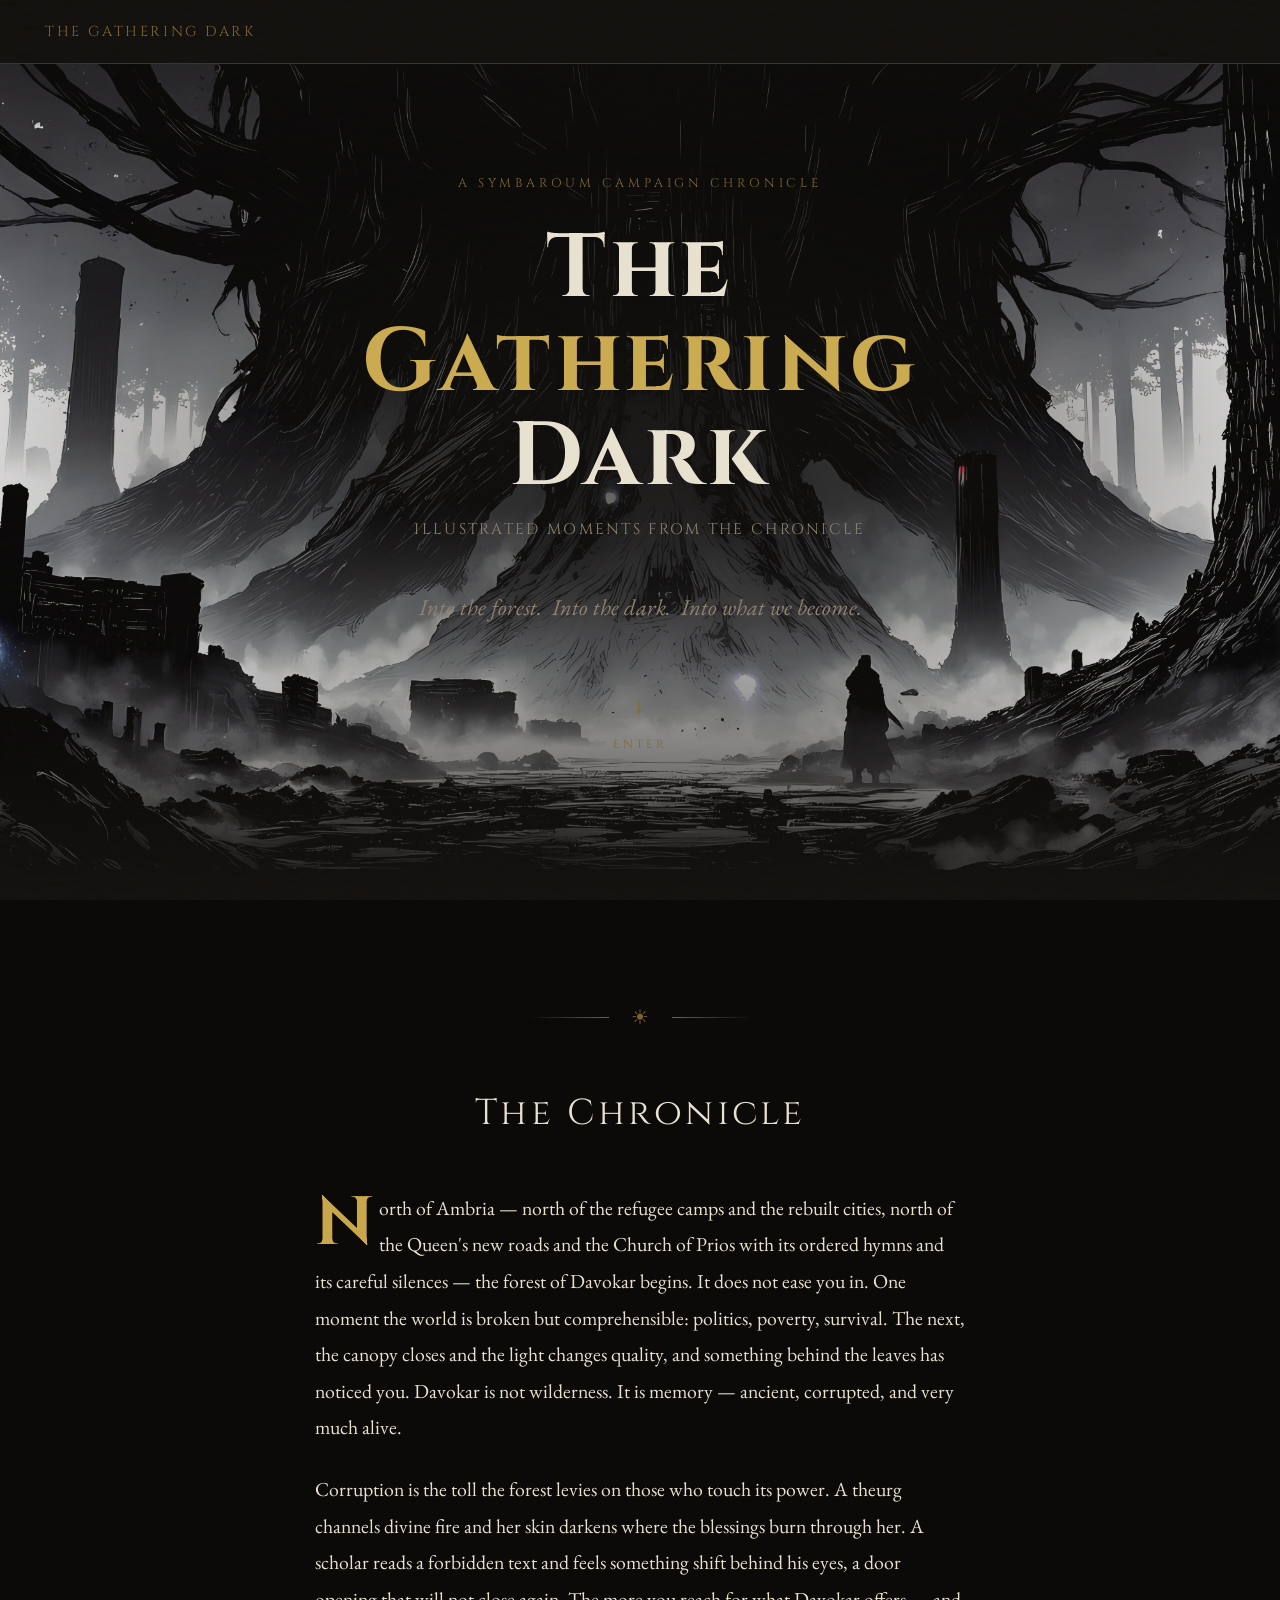
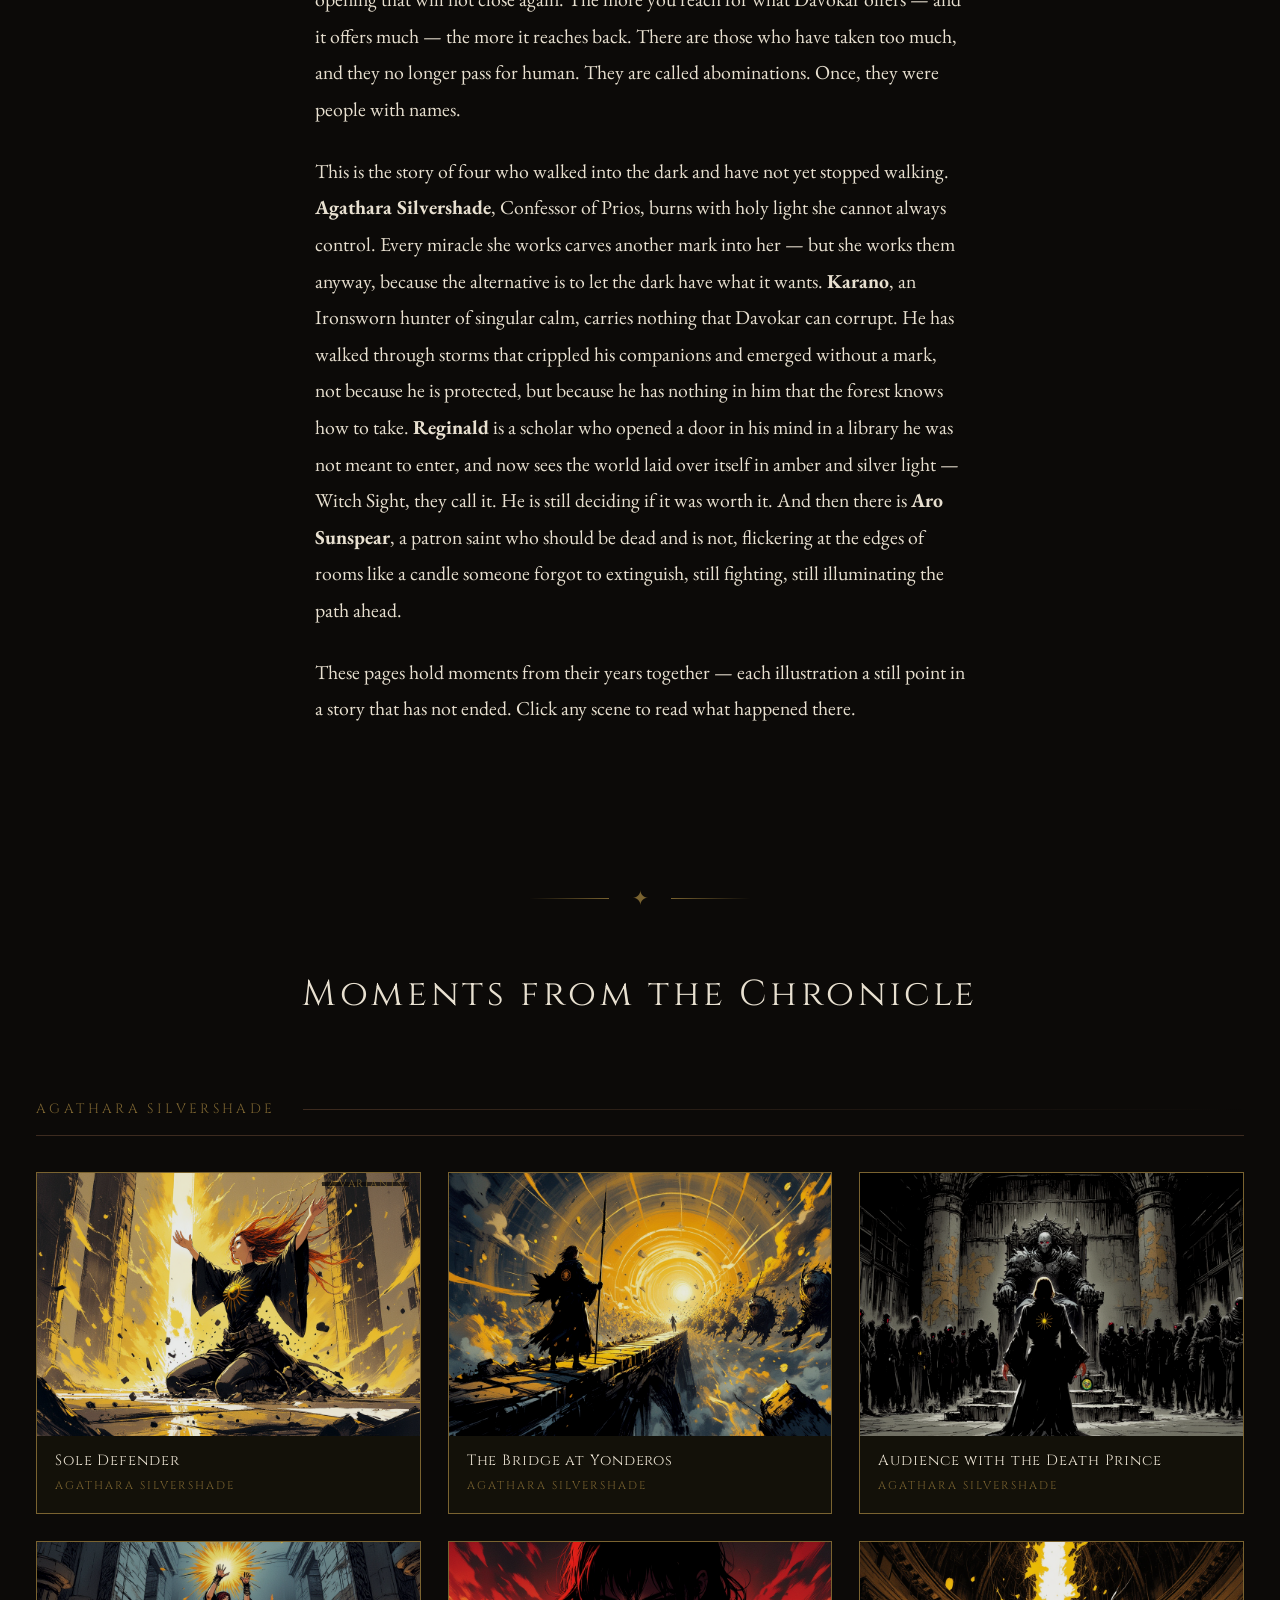
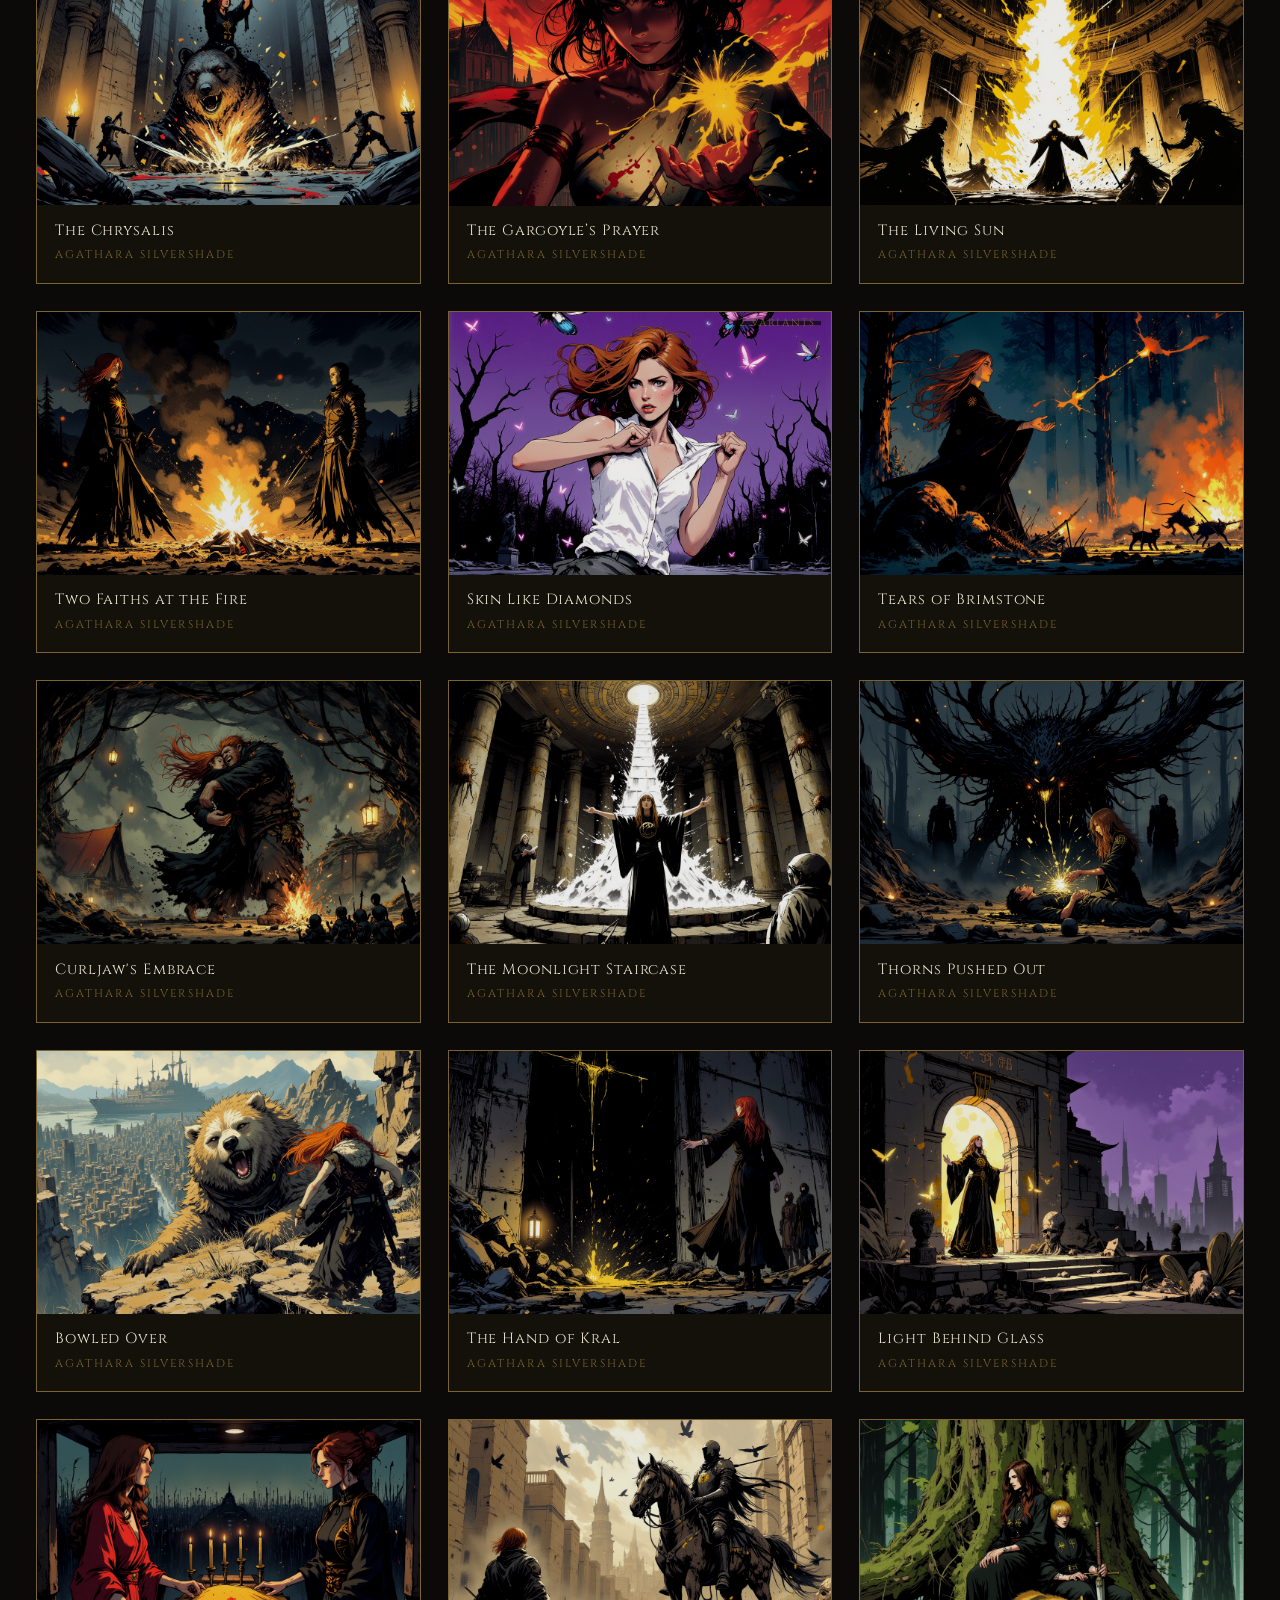
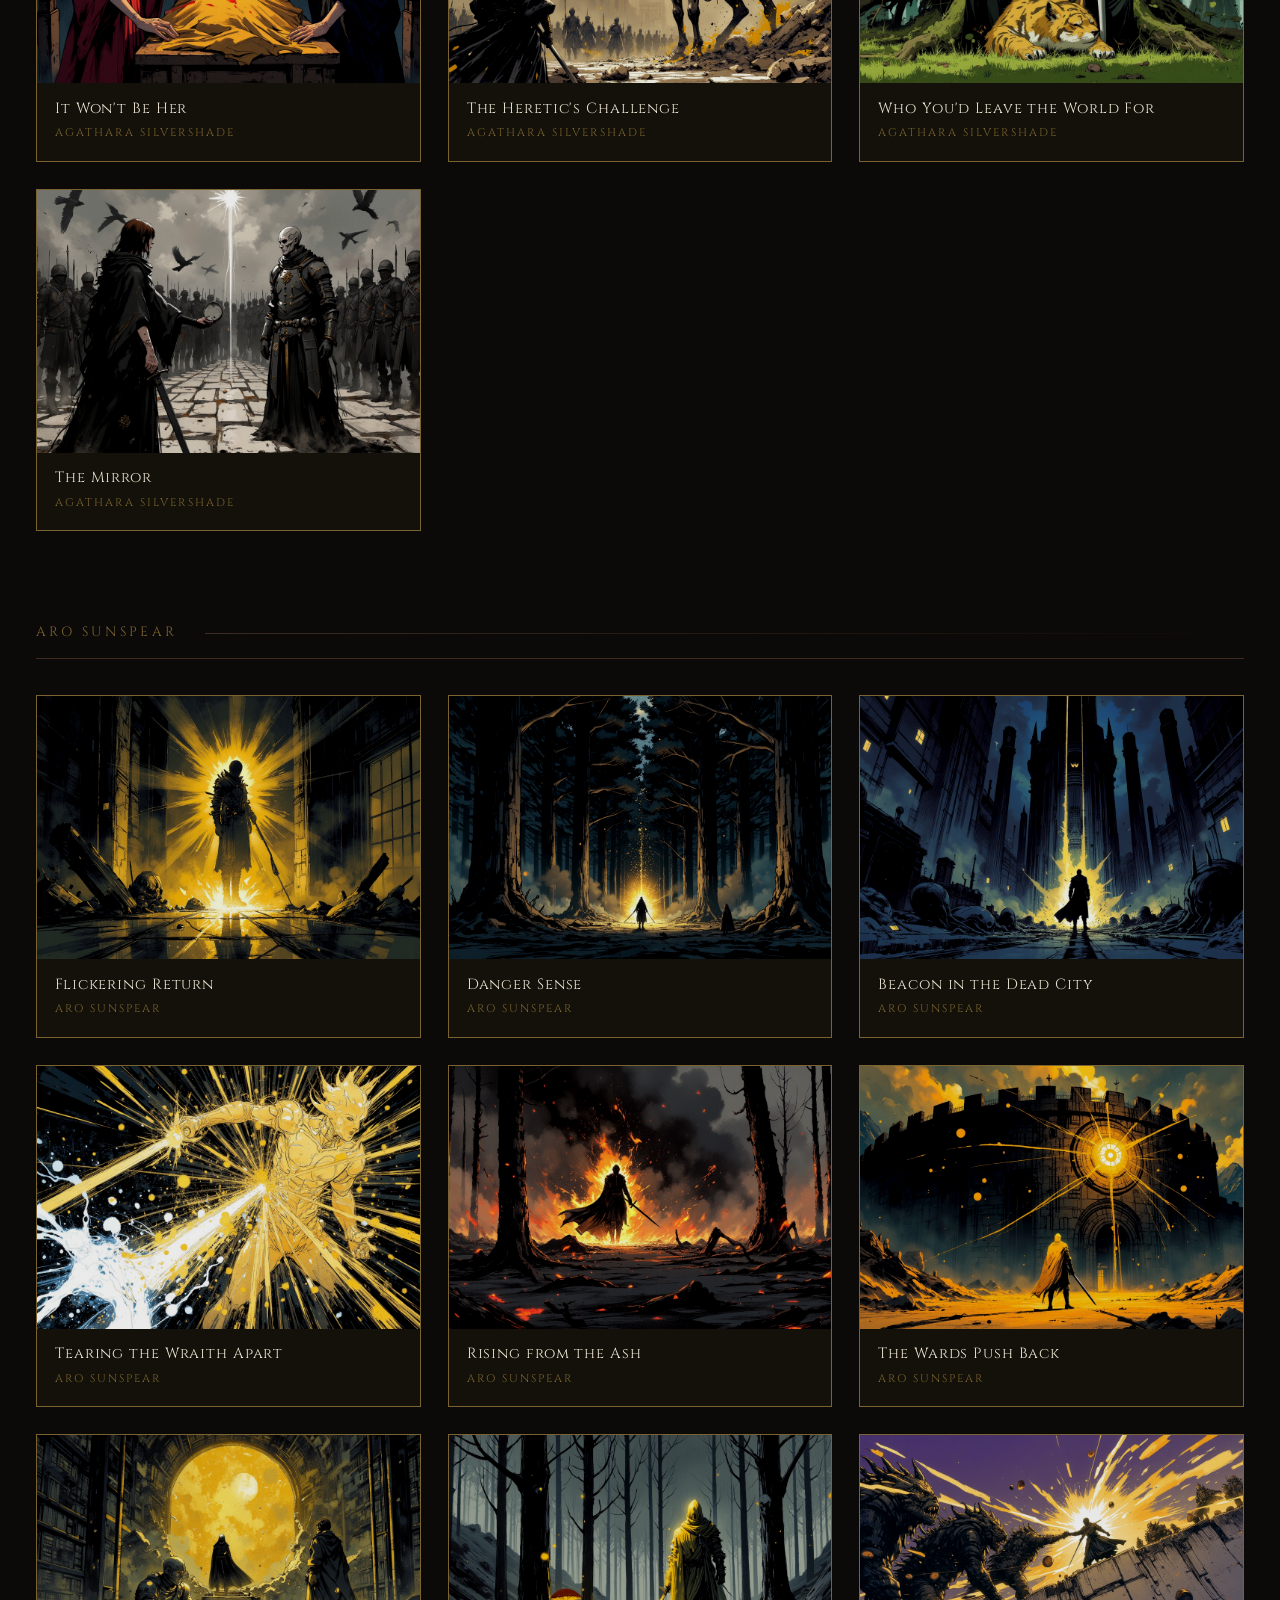
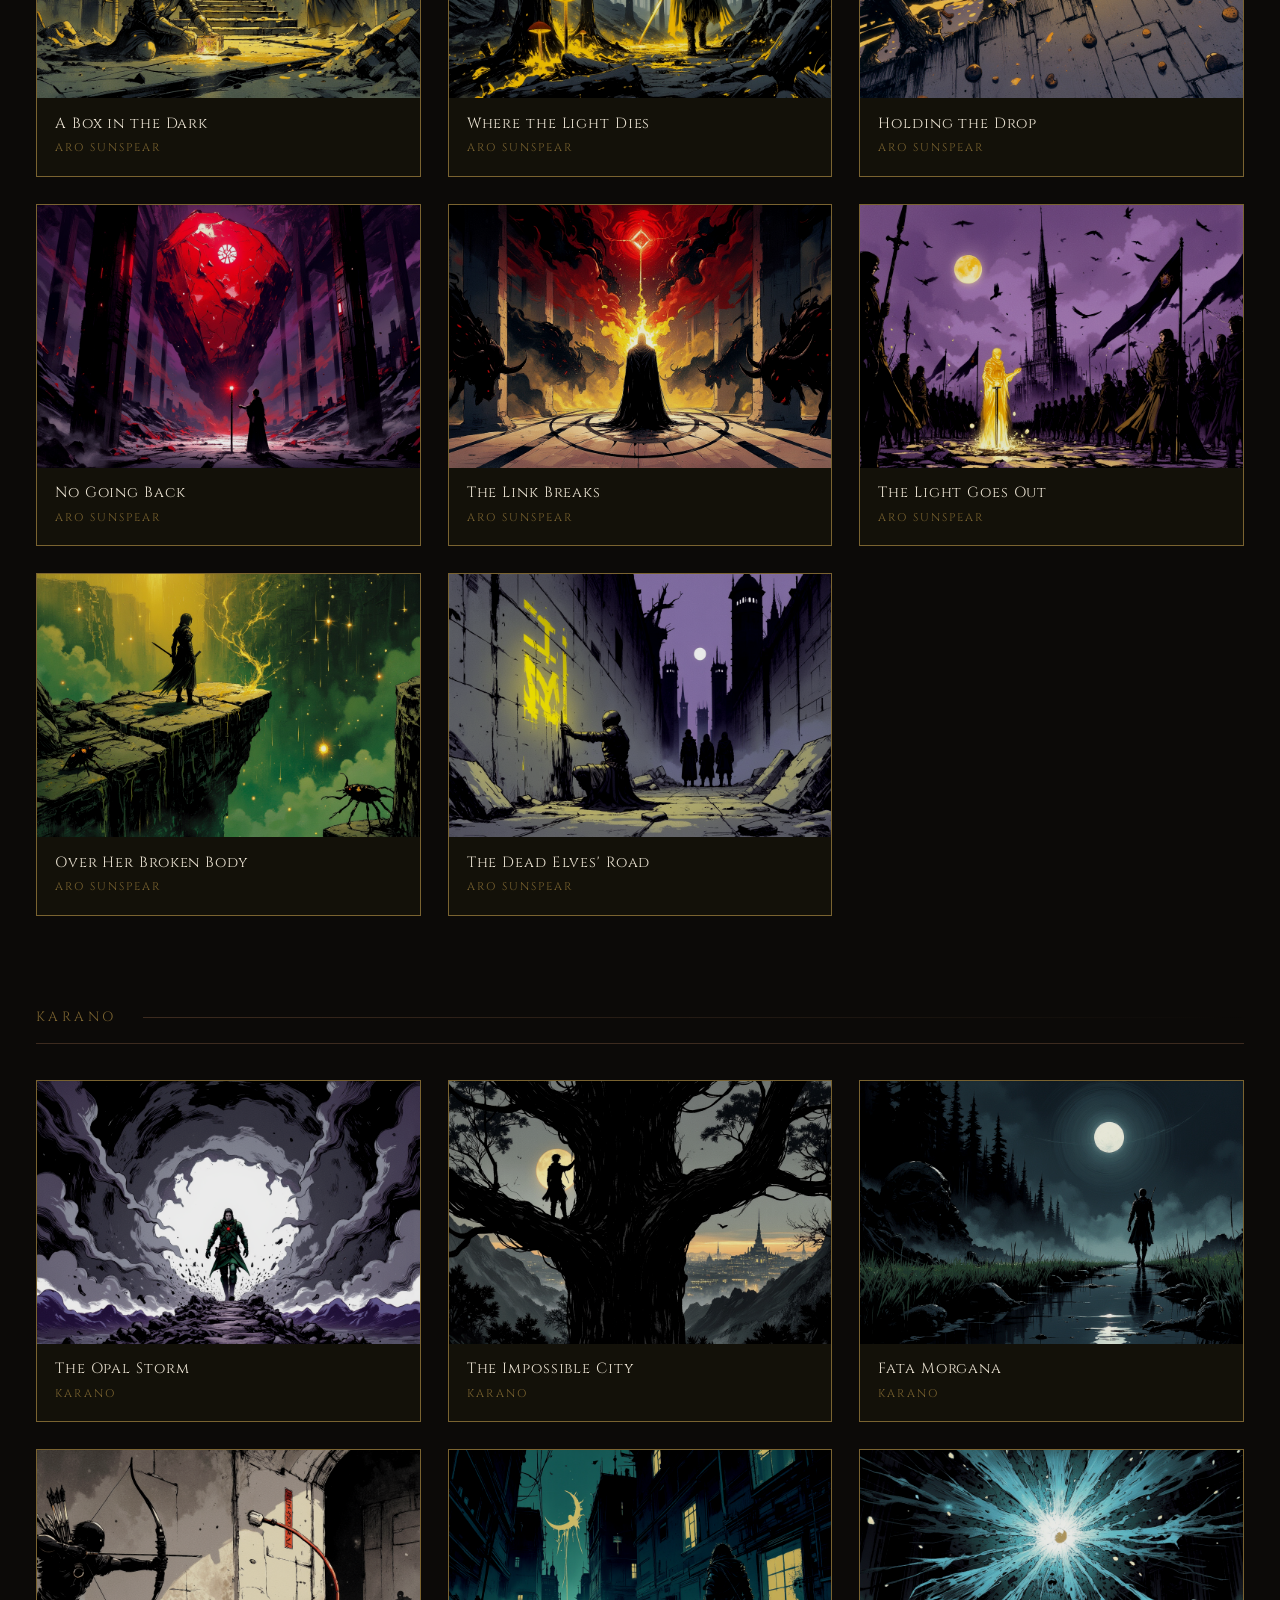
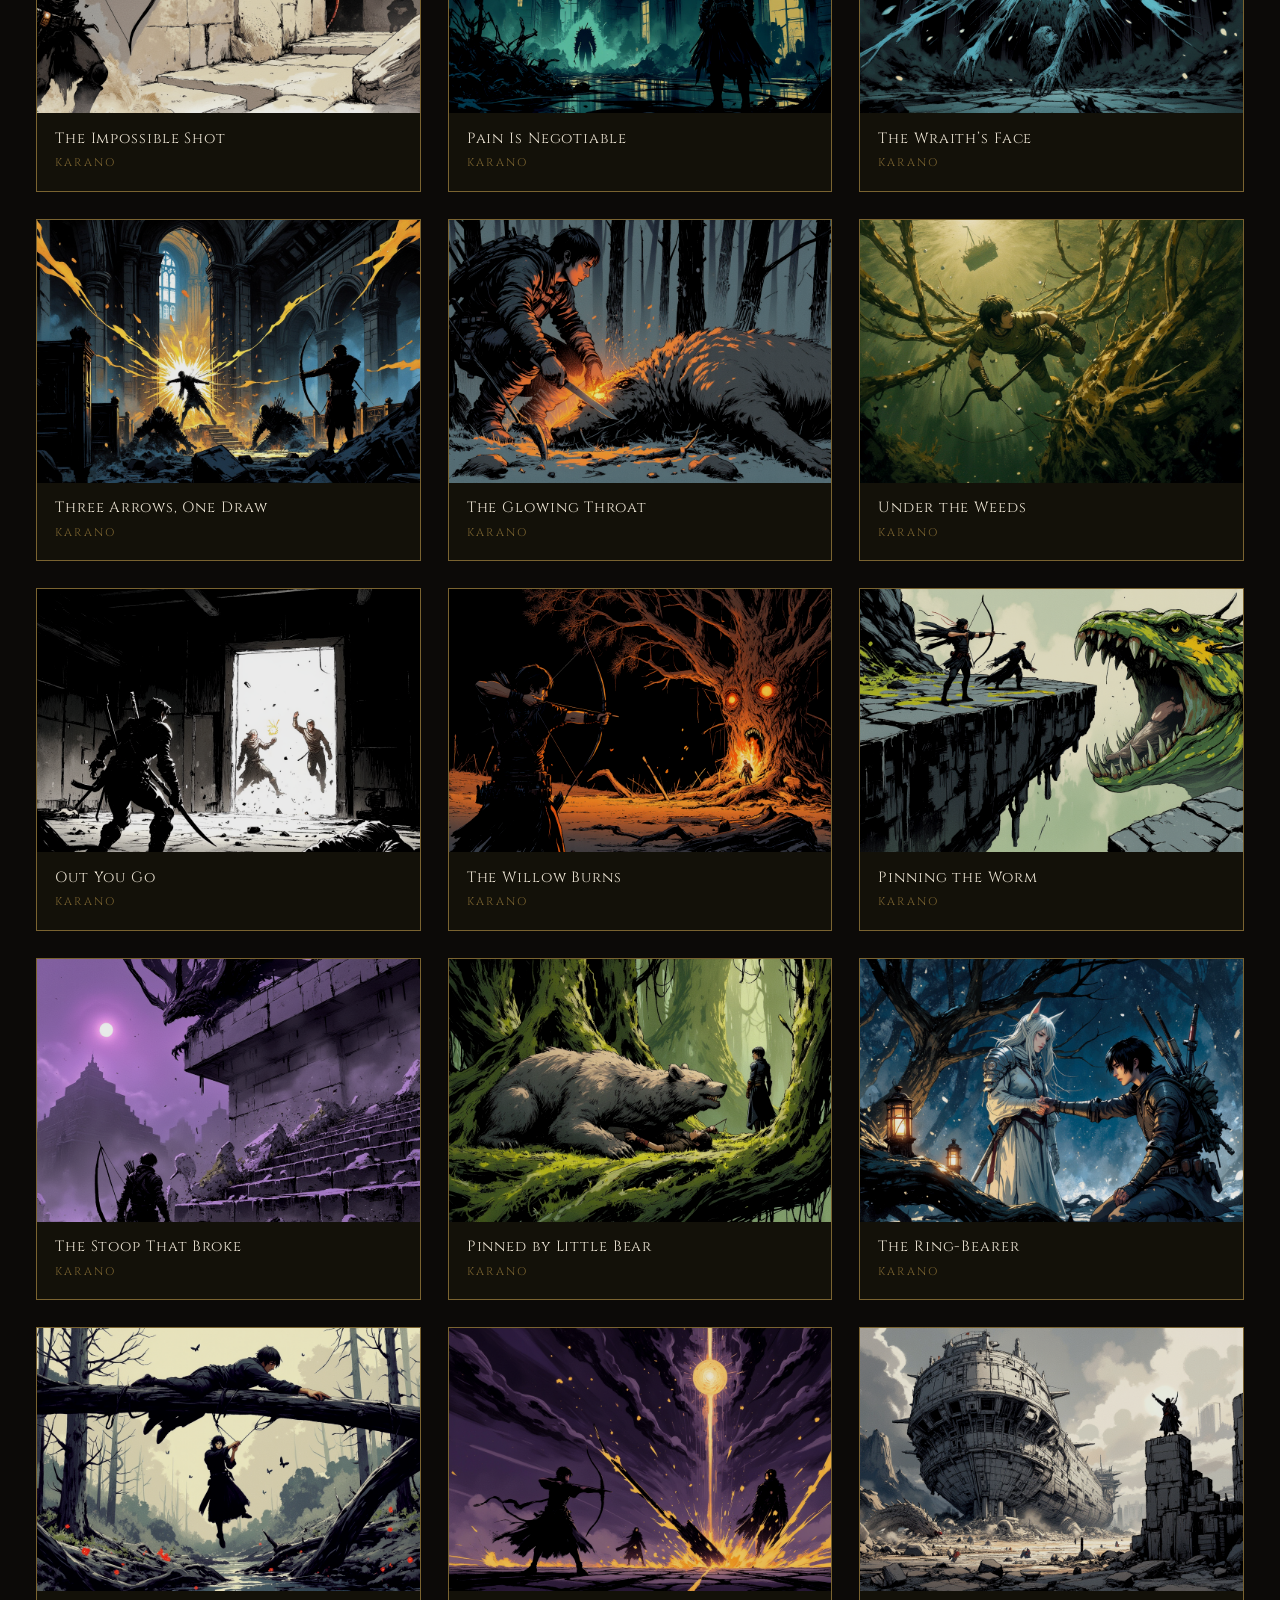
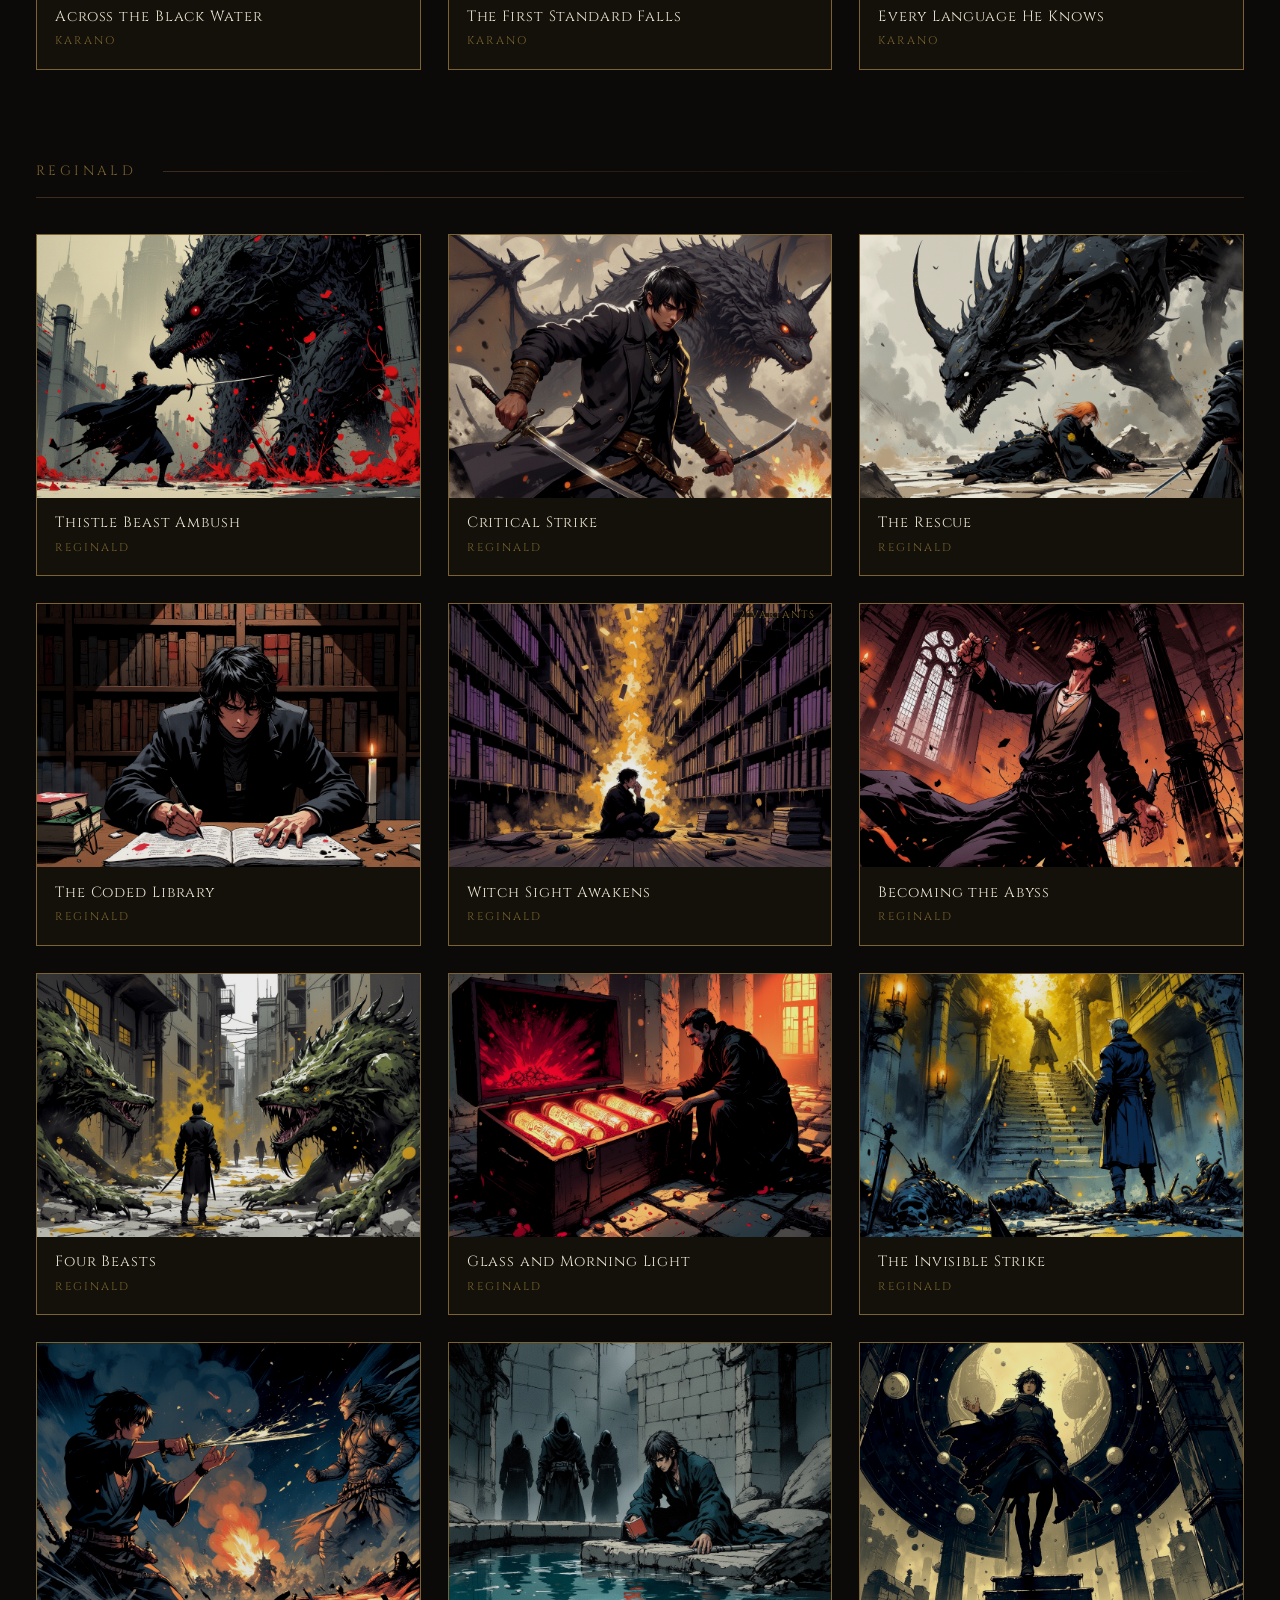
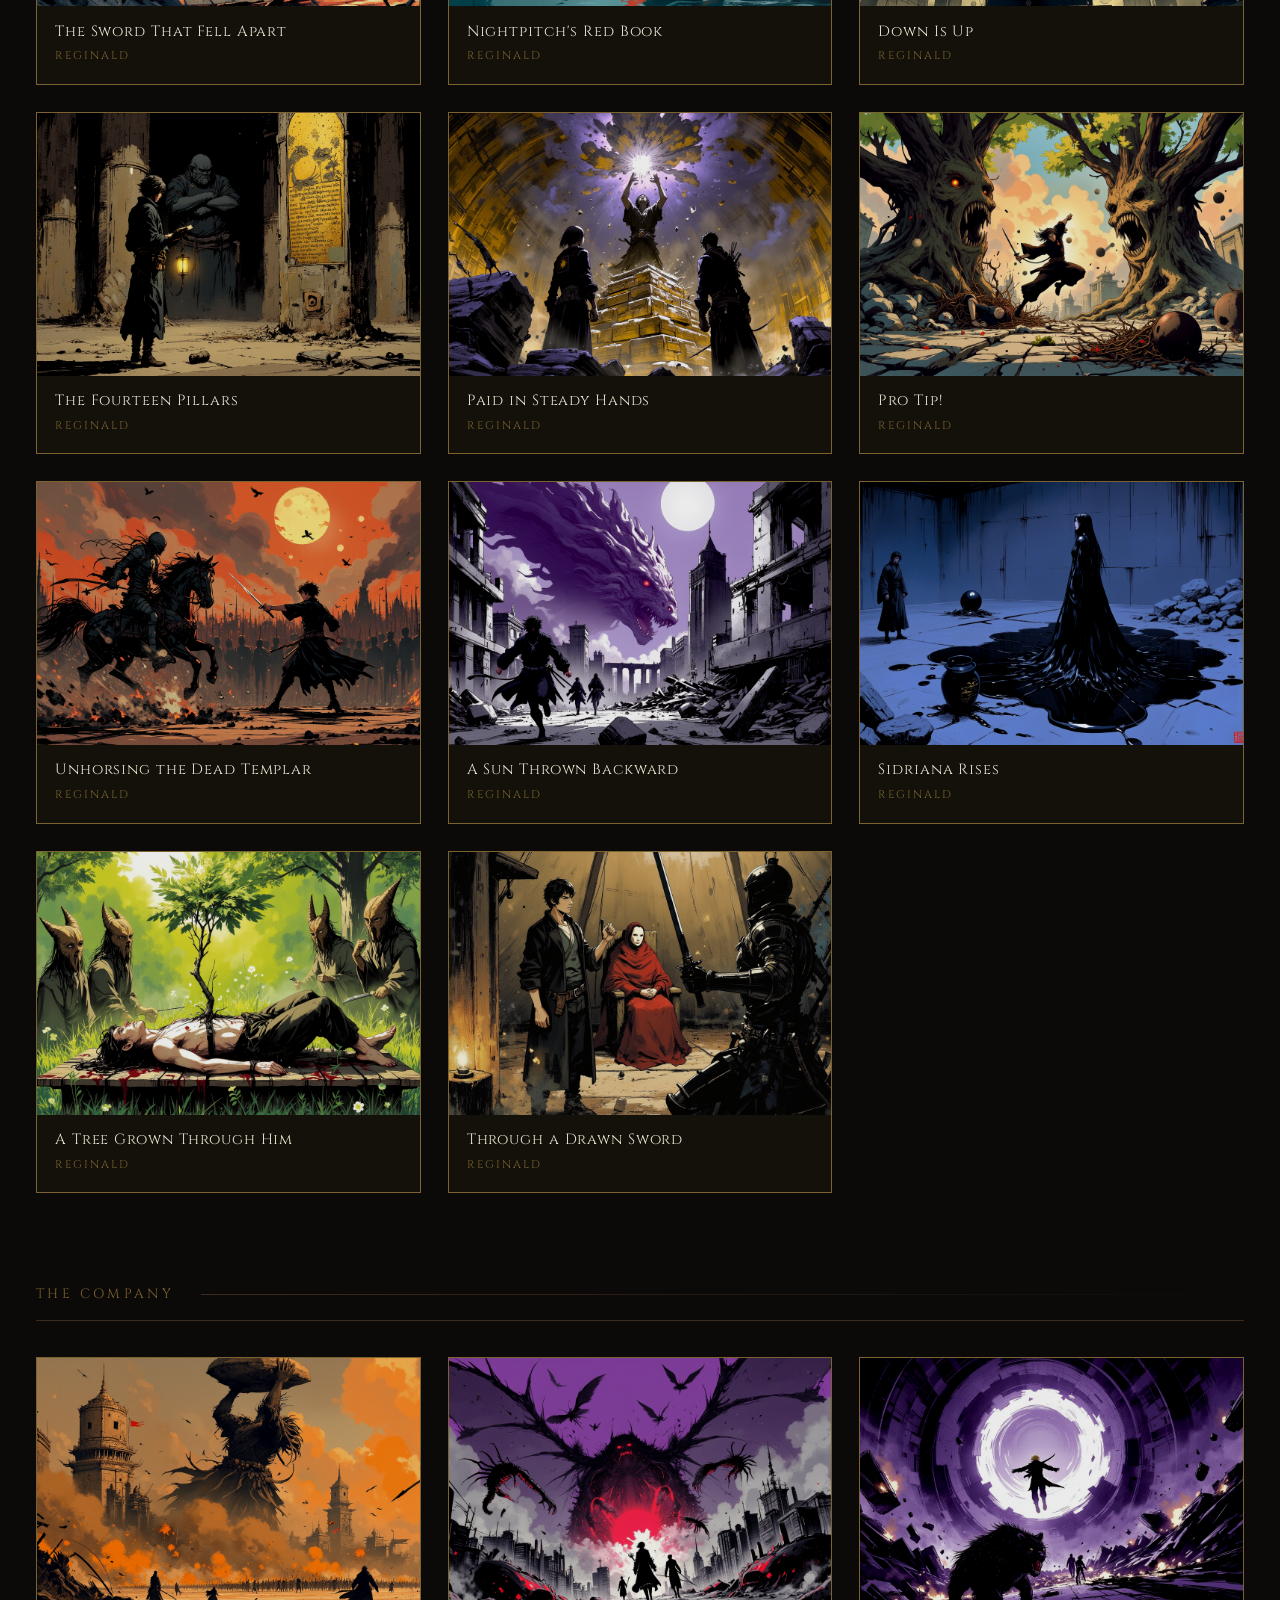
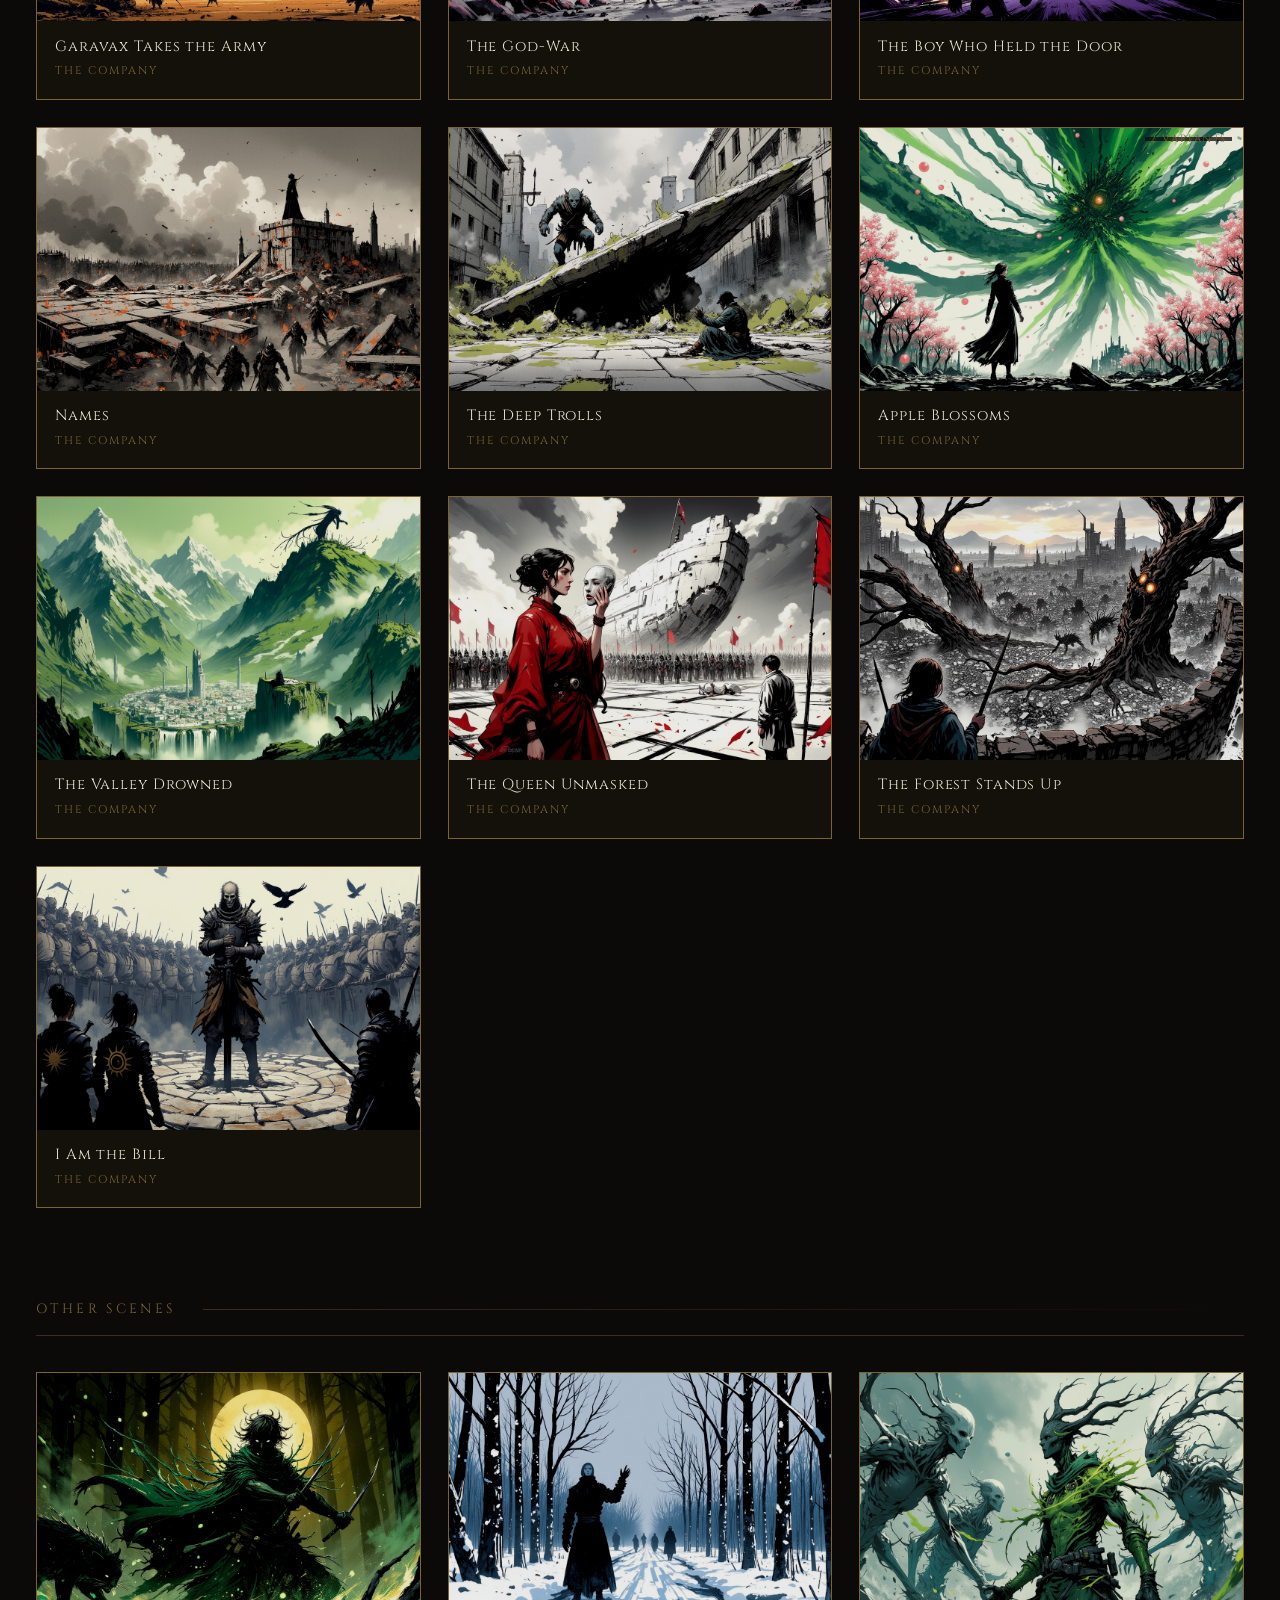
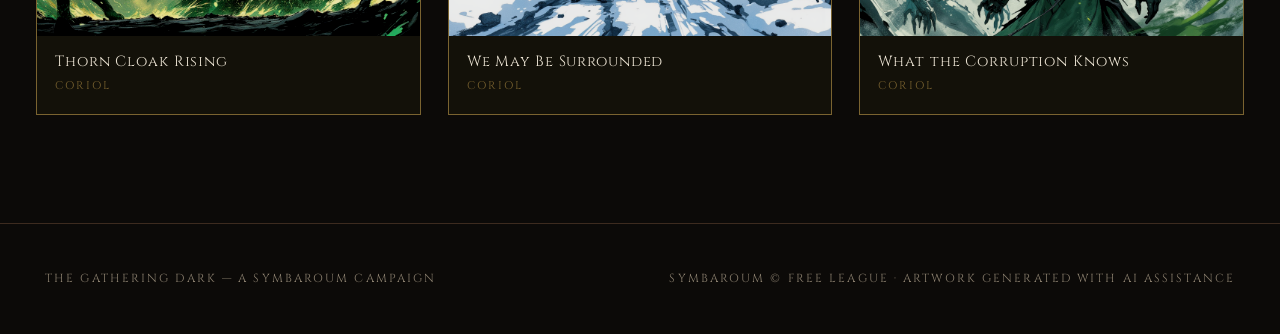
<file: index.html>
<!DOCTYPE html>
<html lang="en">
<head>
  <meta charset="UTF-8" />
  <meta name="viewport" content="width=device-width, initial-scale=1.0" />
  <title>The Gathering Dark — A Symbaroum Campaign Chronicle</title>
  <meta name="description" content="A chronicle of The Gathering Dark, a long-running Symbaroum campaign. Illustrated moments from Agathara Silvershade, Karano, Reginald, and Aro Sunspear." />
  <meta property="og:title" content="The Gathering Dark — A Symbaroum Campaign Chronicle" />
  <meta property="og:description" content="Into the forest. Into the dark. Into what we become." />
  <meta property="og:type" content="website" />

  <!-- Fonts -->
  <link rel="preconnect" href="https://fonts.googleapis.com" />
  <link rel="preconnect" href="https://fonts.gstatic.com" crossorigin />
  <link href="https://fonts.googleapis.com/css2?family=Cinzel:wght@400;700&family=EB+Garamond:ital,wght@0,400;0,600;1,400&display=swap" rel="stylesheet" />

  <link rel="stylesheet" href="css/style.css" />
</head>
<body data-page="index">

  <!-- Navigation -->
  <nav class="site-nav" aria-label="Site navigation">
    <a class="nav-title" href="index.html">The Gathering Dark</a>
  </nav>

  <!-- Hero -->
  <section class="hero" aria-labelledby="hero-title">
    <div class="hero-bg" aria-hidden="true">
      <img class="hero-bg-img" src="images-4x/hero-davokar-depths.webp" alt="" />
      <img class="hero-bg-img" src="images-4x/hero-threshold-four.webp" alt="" />
      <img class="hero-bg-img" src="images-4x/hero-corruption-spreading.webp" alt="" />
    </div>
    <div class="hero-content">
      <p class="hero-eyebrow">A Symbaroum Campaign Chronicle</p>
      <h1 class="hero-title" id="hero-title">
        The <span>Gathering</span> Dark
      </h1>
      <p class="hero-subtitle">Illustrated Moments from the Chronicle</p>
      <p class="hero-tagline">
        Into the forest.&ensp;Into the dark.&ensp;Into what we become.
      </p>
      <a class="hero-scroll-cue" href="#chronicle" aria-label="Scroll to the chronicle">
        <span class="arrow">↓</span>
        Enter
      </a>
    </div>
  </section>

  <!-- Campaign Introduction -->
  <section class="campaign-intro page-fade" id="chronicle" aria-labelledby="intro-heading">
    <div class="section-ornament" aria-hidden="true">
      <span class="rule"></span>
      <span class="glyph">☀</span>
      <span class="rule right"></span>
    </div>
    <h2 class="section-heading" id="intro-heading">The Chronicle</h2>
    <div class="intro-text">
      <p>North of Ambria — north of the refugee camps and the rebuilt cities, north of the Queen's new roads and the Church of Prios with its ordered hymns and its careful silences — the forest of Davokar begins. It does not ease you in. One moment the world is broken but comprehensible: politics, poverty, survival. The next, the canopy closes and the light changes quality, and something behind the leaves has noticed you. Davokar is not wilderness. It is memory — ancient, corrupted, and very much alive.</p>

      <p>Corruption is the toll the forest levies on those who touch its power. A theurg channels divine fire and her skin darkens where the blessings burn through her. A scholar reads a forbidden text and feels something shift behind his eyes, a door opening that will not close again. The more you reach for what Davokar offers — and it offers much — the more it reaches back. There are those who have taken too much, and they no longer pass for human. They are called abominations. Once, they were people with names.</p>

      <p>This is the story of four who walked into the dark and have not yet stopped walking. <strong>Agathara Silvershade</strong>, Confessor of Prios, burns with holy light she cannot always control. Every miracle she works carves another mark into her — but she works them anyway, because the alternative is to let the dark have what it wants. <strong>Karano</strong>, an Ironsworn hunter of singular calm, carries nothing that Davokar can corrupt. He has walked through storms that crippled his companions and emerged without a mark, not because he is protected, but because he has nothing in him that the forest knows how to take. <strong>Reginald</strong> is a scholar who opened a door in his mind in a library he was not meant to enter, and now sees the world laid over itself in amber and silver light — Witch Sight, they call it. He is still deciding if it was worth it. And then there is <strong>Aro Sunspear</strong>, a patron saint who should be dead and is not, flickering at the edges of rooms like a candle someone forgot to extinguish, still fighting, still illuminating the path ahead.</p>

      <p>These pages hold moments from their years together — each illustration a still point in a story that has not ended. Click any scene to read what happened there.</p>
    </div>
  </section>

  <!-- Gallery Section -->
  <section class="gallery-section page-fade" aria-labelledby="gallery-heading">
    <div class="gallery-section-header">
      <div class="section-ornament" aria-hidden="true">
        <span class="rule"></span>
        <span class="glyph">✦</span>
        <span class="rule right"></span>
      </div>
      <h2 class="section-heading" id="gallery-heading">Moments from the Chronicle</h2>
    </div>

    <!-- Gallery root: populated by main.js -->
    <div id="gallery-root" aria-live="polite">
      <div class="loading-state" aria-label="Loading scenes">Loading scenes&hellip;</div>
    </div>
  </section>

  <!-- Footer -->
  <footer class="site-footer" role="contentinfo">
    <span class="footer-text">The Gathering Dark &mdash; A Symbaroum Campaign</span>
    <span class="footer-text">Symbaroum &copy; Free League &middot; Artwork generated with AI assistance</span>
  </footer>

  <script src="js/main.js"></script>
</body>
</html>
</file>
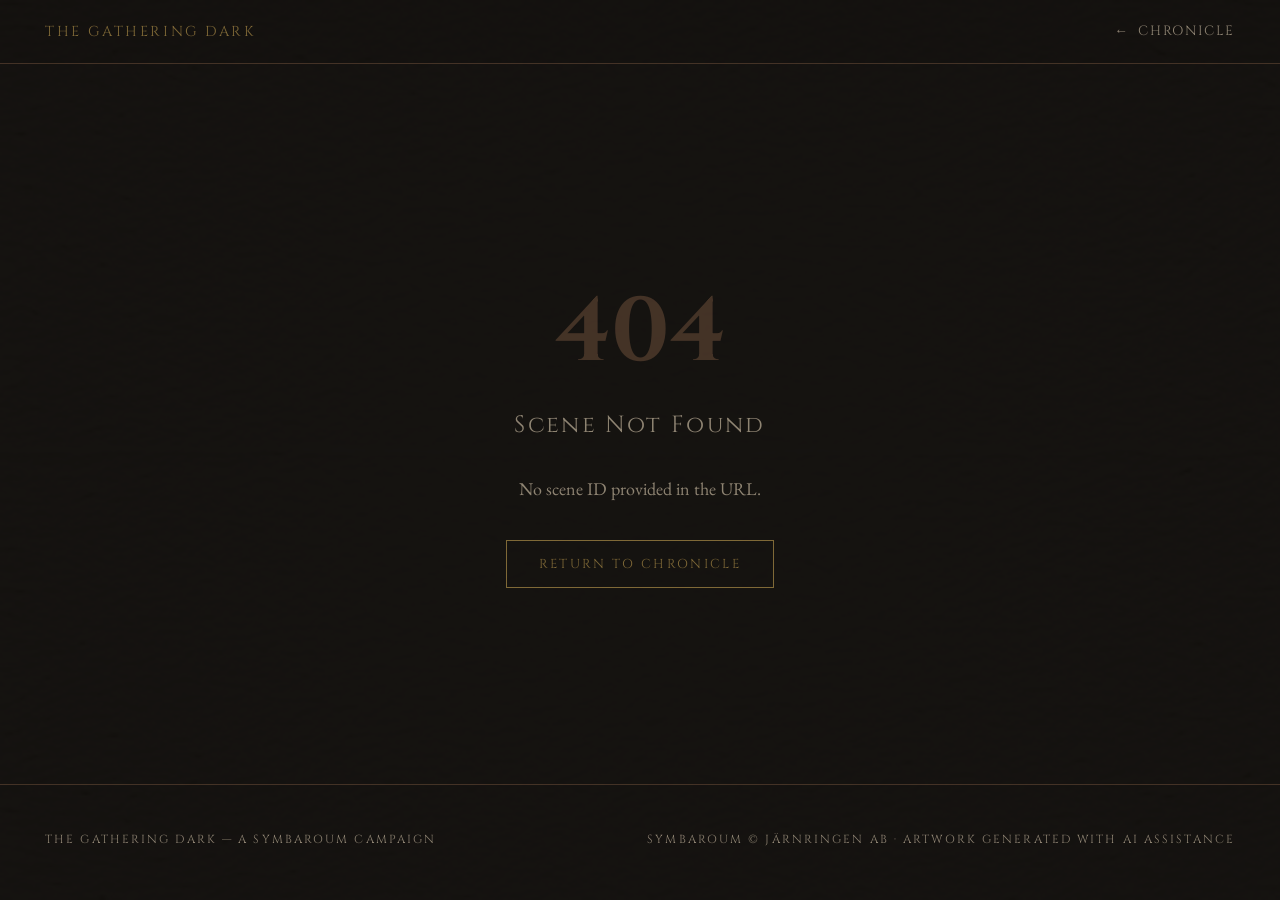
<file: scene.html>
<!DOCTYPE html>
<html lang="en">
<head>
  <meta charset="UTF-8" />
  <meta name="viewport" content="width=device-width, initial-scale=1.0" />
  <!-- Title and meta tags updated dynamically by main.js for each scene -->
  <title>Scene — The Gathering Dark</title>
  <meta name="description" content="A scene from The Gathering Dark, a Symbaroum campaign chronicle." />
  <meta property="og:title" content="The Gathering Dark" />
  <meta property="og:description" content="A scene from The Gathering Dark — a Symbaroum Campaign Chronicle." />
  <meta property="og:type" content="article" />

  <!-- Fonts -->
  <link rel="preconnect" href="https://fonts.googleapis.com" />
  <link rel="preconnect" href="https://fonts.gstatic.com" crossorigin />
  <link href="https://fonts.googleapis.com/css2?family=Cinzel:wght@400;700&family=EB+Garamond:ital,wght@0,400;0,600;1,400&display=swap" rel="stylesheet" />

  <link rel="stylesheet" href="css/style.css" />
</head>
<body data-page="scene">

  <!-- Navigation -->
  <nav class="site-nav" aria-label="Site navigation">
    <a class="nav-title" href="index.html">The Gathering Dark</a>
    <a class="nav-back" href="index.html">Chronicle</a>
  </nav>

  <!-- Main content: populated by main.js -->
  <main class="scene-page" id="scene-container" aria-live="polite">
    <div class="loading-state" aria-label="Loading scene">Loading scene&hellip;</div>
  </main>

  <!-- Footer -->
  <footer class="site-footer" role="contentinfo">
    <span class="footer-text">The Gathering Dark &mdash; A Symbaroum Campaign</span>
    <span class="footer-text">Symbaroum &copy; Järnringen AB &middot; Artwork generated with AI assistance</span>
  </footer>

  <script src="js/main.js"></script>
</body>
</html>
</file>
<file: css/style.css>
/* ============================================================
   THE GATHERING DARK — Symbaroum Campaign Chronicle
   Stylesheet: Japanese ink-wash meets dark European fantasy
   ============================================================ */

/* --- Google Fonts --- */
@import url('https://fonts.googleapis.com/css2?family=Cinzel:wght@400;700&family=EB+Garamond:ital,wght@0,400;0,600;1,400&display=swap');

/* --- Custom Properties --- */
:root {
  --bg:          #0c0a08;
  --bg-surface:  #131109;
  --bg-elevated: #1a1712;
  --gold:        #c9a84c;
  --gold-dim:    #7a6330;
  --ink:         #e8e0d0;
  --ink-dim:     #8a7f6e;
  --accent:      #3d2b1f;

  --font-heading: 'Cinzel', 'Georgia', serif;
  --font-body:    'EB Garamond', 'Georgia', serif;

  --nav-height:   64px;
  --readable-col: 65ch;
  --detail-col:   720px;
}

/* --- Reset & Base --- */
*, *::before, *::after {
  box-sizing: border-box;
  margin: 0;
  padding: 0;
}

html {
  font-size: 18px;
  scroll-behavior: smooth;
}

body {
  background-color: var(--bg);
  color: var(--ink);
  font-family: var(--font-body);
  font-size: 1rem;
  line-height: 1.75;
  min-height: 100vh;
  position: relative;
  overflow-x: hidden;
}

/* --- Grain Texture Overlay --- */
body::before {
  content: '';
  position: fixed;
  inset: 0;
  pointer-events: none;
  z-index: 9999;
  opacity: 0.04;
  background-image: url("../images/texture-washi.png");
  background-repeat: no-repeat;
  background-size: cover;
  background-position: center;
}

/* --- Page Fade-in --- */
@keyframes fadeIn {
  from { opacity: 0; transform: translateY(6px); }
  to   { opacity: 1; transform: translateY(0); }
}

.page-fade {
  animation: fadeIn 0.7s ease both;
}

/* --- Navigation --- */
.site-nav {
  position: fixed;
  top: 0;
  left: 0;
  right: 0;
  z-index: 100;
  height: var(--nav-height);
  background: rgba(12, 10, 8, 0.92);
  backdrop-filter: blur(8px);
  -webkit-backdrop-filter: blur(8px);
  border-bottom: 1px solid var(--accent);
  display: flex;
  align-items: center;
  justify-content: space-between;
  padding: 0 2.5rem;
}

.nav-title {
  font-family: var(--font-heading);
  font-size: 0.8rem;
  letter-spacing: 0.18em;
  text-transform: uppercase;
  color: var(--gold-dim);
  text-decoration: none;
  transition: color 0.25s ease;
}

.nav-title:hover {
  color: var(--gold);
}

.nav-back {
  font-family: var(--font-heading);
  font-size: 0.75rem;
  letter-spacing: 0.12em;
  text-transform: uppercase;
  color: var(--ink-dim);
  text-decoration: none;
  display: flex;
  align-items: center;
  gap: 0.5rem;
  transition: color 0.25s ease;
}

.nav-back:hover {
  color: var(--gold);
}

.nav-back::before {
  content: '←';
  font-style: normal;
}

/* ============================================================
   INDEX PAGE
   ============================================================ */

/* --- Hero Section --- */
.hero {
  position: relative;
  width: 100%;
  min-height: 100svh;
  display: flex;
  flex-direction: column;
  align-items: center;
  justify-content: center;
  text-align: center;
  padding: calc(var(--nav-height) + 2rem) 2rem 4rem;
  overflow: hidden;
}

/* Hero image layers — stacked, JS fades between them */
.hero-bg {
  position: absolute;
  inset: 0;
  pointer-events: none;
}

.hero-bg-img {
  position: absolute;
  inset: 0;
  width: 100%;
  height: 100%;
  object-fit: cover;
  object-position: center;
  opacity: 0;
  transition: opacity 2.5s ease-in-out;
}

.hero-bg-img.is-active {
  opacity: 1;
}

/* Center-fade overlay: darkens behind the text, lets art breathe at edges */
.hero::after {
  content: '';
  position: absolute;
  inset: 0;
  background:
    radial-gradient(ellipse 65% 55% at 50% 50%, rgba(12, 10, 8, 0.72) 0%, rgba(12, 10, 8, 0.3) 60%, transparent 100%),
    linear-gradient(to bottom, rgba(12, 10, 8, 0.5) 0%, transparent 20%, transparent 75%, var(--bg) 100%);
  pointer-events: none;
  z-index: 0;
}

.hero-content {
  position: relative;
  z-index: 1;
  max-width: 700px;
}

.hero-eyebrow {
  font-family: var(--font-heading);
  font-size: 0.7rem;
  letter-spacing: 0.3em;
  text-transform: uppercase;
  color: var(--gold-dim);
  margin-bottom: 1.5rem;
}

.hero-title {
  font-family: var(--font-heading);
  font-size: clamp(2.8rem, 7vw, 5.5rem);
  font-weight: 700;
  line-height: 1.05;
  color: var(--ink);
  letter-spacing: 0.04em;
  margin-bottom: 0.75rem;
}

.hero-title span {
  color: var(--gold);
}

.hero-subtitle {
  font-family: var(--font-heading);
  font-size: 0.85rem;
  letter-spacing: 0.15em;
  text-transform: uppercase;
  color: var(--ink-dim);
  margin-bottom: 2.5rem;
}

.hero-tagline {
  font-family: var(--font-body);
  font-style: italic;
  font-size: 1.25rem;
  color: var(--ink-dim);
  line-height: 1.6;
  margin-bottom: 3.5rem;
}

.hero-scroll-cue {
  display: inline-flex;
  flex-direction: column;
  align-items: center;
  gap: 0.5rem;
  color: var(--gold-dim);
  font-family: var(--font-heading);
  font-size: 0.65rem;
  letter-spacing: 0.25em;
  text-transform: uppercase;
  text-decoration: none;
  transition: color 0.3s ease;
}

.hero-scroll-cue:hover {
  color: var(--gold);
}

@keyframes scrollBounce {
  0%, 100% { transform: translateY(0); }
  50%       { transform: translateY(6px); }
}

.hero-scroll-cue .arrow {
  display: block;
  font-size: 1.2rem;
  animation: scrollBounce 2.5s ease-in-out infinite;
}

/* --- Campaign Introduction --- */
.campaign-intro {
  padding: 6rem 2rem 5rem;
  display: flex;
  flex-direction: column;
  align-items: center;
}

.section-ornament {
  display: flex;
  align-items: center;
  justify-content: center;
  gap: 1.25rem;
  margin-bottom: 3rem;
}

.section-ornament .rule {
  width: 80px;
  height: 1px;
  background: linear-gradient(to right, transparent, var(--gold-dim));
}

.section-ornament .rule.right {
  background: linear-gradient(to left, transparent, var(--gold-dim));
}

.section-ornament .glyph {
  color: var(--gold-dim);
  font-size: 1.1rem;
  line-height: 1;
}

.section-heading {
  font-family: var(--font-heading);
  font-size: clamp(1.4rem, 3vw, 2rem);
  font-weight: 400;
  letter-spacing: 0.1em;
  color: var(--ink);
  text-align: center;
  margin-bottom: 2.5rem;
}

.intro-text {
  max-width: var(--readable-col);
  font-size: 1.1rem;
  line-height: 1.85;
  color: var(--ink);
}

.intro-text p {
  margin-bottom: 1.4rem;
}

.intro-text p:last-child {
  margin-bottom: 0;
}

.intro-text p:first-child::first-letter {
  float: left;
  font-family: var(--font-heading);
  font-size: 3.8rem;
  font-weight: 700;
  line-height: 0.85;
  color: var(--gold);
  margin-right: 0.08em;
  margin-top: 0.06em;
}

/* --- Gallery Section --- */
.gallery-section {
  padding: 4rem 2rem 6rem;
}

.gallery-section-header {
  text-align: center;
  margin-bottom: 4rem;
}

.gallery-section-header .section-heading {
  margin-bottom: 0;
}

/* Character Group */
.character-group {
  margin-bottom: 5rem;
}

.character-group:last-child {
  margin-bottom: 0;
}

.group-label {
  display: flex;
  align-items: center;
  gap: 1.5rem;
  margin-bottom: 2rem;
  padding-bottom: 0.75rem;
  border-bottom: 1px solid var(--accent);
}

.group-label-name {
  font-family: var(--font-heading);
  font-size: 0.75rem;
  letter-spacing: 0.25em;
  text-transform: uppercase;
  color: var(--gold-dim);
  white-space: nowrap;
}

.group-label-line {
  flex: 1;
  height: 1px;
  background: linear-gradient(to right, var(--accent), transparent);
}

/* Scene Grid */
.scene-grid {
  display: grid;
  grid-template-columns: repeat(3, 1fr);
  gap: 1.5rem;
  max-width: 1280px;
  margin: 0 auto;
}

/* Scene Card */
.scene-card {
  display: block;
  text-decoration: none;
  background: var(--bg-surface);
  border: 1px solid var(--gold-dim);
  overflow: hidden;
  position: relative;
  transition: transform 0.3s ease, border-color 0.3s ease, box-shadow 0.3s ease;
  cursor: pointer;
}

.scene-card:hover {
  transform: translateY(-3px);
  border-color: var(--gold);
  box-shadow: 0 0 24px rgba(201, 168, 76, 0.15), 0 8px 32px rgba(0, 0, 0, 0.6);
}

.scene-card-thumb {
  display: block;
  width: 100%;
  aspect-ratio: 16 / 11;
  object-fit: cover;
  object-position: center top;
  filter: brightness(0.9) contrast(1.05);
  transition: filter 0.3s ease;
}

.scene-card:hover .scene-card-thumb {
  filter: brightness(1.0) contrast(1.05);
}

.scene-card-body {
  padding: 0.85rem 1rem 1rem;
}

.scene-card-title {
  font-family: var(--font-heading);
  font-size: 0.82rem;
  letter-spacing: 0.06em;
  color: var(--ink);
  font-weight: 400;
  margin-bottom: 0.3rem;
  line-height: 1.3;
}

.scene-card-character {
  font-family: var(--font-heading);
  font-size: 0.62rem;
  letter-spacing: 0.18em;
  text-transform: uppercase;
  color: var(--gold-dim);
}

/* ============================================================
   SCENE DETAIL PAGE
   ============================================================ */

.scene-page {
  padding-top: var(--nav-height);
}

/* Full-bleed hero image */
.scene-hero {
  position: relative;
  width: 100%;
  background: #000;
  line-height: 0;
}

/* Single image */
.scene-hero-single img {
  display: block;
  width: 100%;
  max-height: 85vh;
  object-fit: cover;
  object-position: center top;
}

/* Dual images side by side */
.scene-hero-dual {
  display: grid;
  grid-template-columns: 1fr 1fr;
  gap: 4px;
}

.scene-hero-dual img {
  display: block;
  width: 100%;
  max-height: 85vh;
  object-fit: cover;
  object-position: center top;
}

/* Carousel — multiple images cross-fading in place */
.scene-hero-carousel {
  display: grid;
}
.scene-hero-carousel img {
  grid-area: 1 / 1;          /* stack all slides in one cell */
  display: block;
  width: 100%;
  max-height: 85vh;
  object-fit: cover;
  object-position: center top;
  opacity: 0;
  pointer-events: none;
  transition: opacity 1.2s ease;
}
.scene-hero-carousel img.is-active {
  opacity: 1;
  pointer-events: auto;      /* only the visible slide takes the zoom click */
}

/* Carousel position dots */
.scene-hero-dots {
  position: absolute;
  bottom: 1.1rem;
  right: 1.25rem;
  display: flex;
  gap: 0.5rem;
  z-index: 3;
}
.scene-hero-dot {
  width: 9px;
  height: 9px;
  border-radius: 50%;
  border: 1px solid var(--gold-dim);
  background: rgba(12, 10, 8, 0.5);
  padding: 0;
  cursor: pointer;
  transition: background 0.3s ease, border-color 0.3s ease;
}
.scene-hero-dot.is-active {
  background: var(--gold);
  border-color: var(--gold);
}

/* Title overlay at bottom of hero */
.scene-hero-overlay {
  position: absolute;
  bottom: 0;
  left: 0;
  right: 0;
  padding: 3.5rem 2.5rem 1.75rem;
  background: linear-gradient(to top, rgba(12,10,8,0.95) 0%, rgba(12,10,8,0.6) 60%, transparent 100%);
  line-height: 1;
}

.scene-hero-character {
  font-family: var(--font-heading);
  font-size: 0.7rem;
  letter-spacing: 0.25em;
  text-transform: uppercase;
  color: var(--gold-dim);
  margin-bottom: 0.6rem;
  display: block;
}

.scene-hero-title {
  font-family: var(--font-heading);
  font-size: clamp(1.6rem, 4vw, 2.8rem);
  font-weight: 700;
  color: var(--ink);
  letter-spacing: 0.04em;
  line-height: 1.1;
}

/* Divider between image and text */
.scene-divider {
  position: relative;
  display: flex;
  align-items: center;
  justify-content: center;
  padding: 2.5rem 0;
  overflow: visible;
}

.scene-divider::before {
  content: '';
  position: absolute;
  left: 0;
  right: 0;
  top: 50%;
  height: 1px;
  background: var(--gold-dim);
  transform: translateY(-50%);
}

.scene-divider-glyph {
  position: relative;
  z-index: 1;
  background: var(--bg);
  padding: 0 1.25rem;
  line-height: 0;
}

/* Sun / Prios glyph SVG */
.divider-sun {
  display: block;
  width: 28px;
  height: 28px;
  opacity: 0.7;
}

/* Narrative text block */
.scene-narrative {
  padding: 0 2rem 6rem;
  display: flex;
  justify-content: center;
}

.scene-narrative-inner {
  max-width: var(--detail-col);
  width: 100%;
}

.scene-description {
  font-family: var(--font-body);
  font-size: 1.2rem;
  line-height: 1.85;
  color: var(--ink);
  font-style: italic;
}

/* Drop-cap */
.scene-description::first-letter {
  float: left;
  font-family: var(--font-heading);
  font-size: 4.2rem;
  font-weight: 700;
  font-style: normal;
  line-height: 0.82;
  color: var(--gold);
  margin-right: 0.06em;
  margin-top: 0.08em;
  padding-bottom: 0.05em;
}

/* --- 404 / Not Found --- */
.not-found {
  min-height: 80vh;
  display: flex;
  flex-direction: column;
  align-items: center;
  justify-content: center;
  text-align: center;
  padding: calc(var(--nav-height) + 2rem) 2rem 4rem;
  gap: 1.5rem;
}

.not-found-code {
  font-family: var(--font-heading);
  font-size: 5rem;
  font-weight: 700;
  color: var(--accent);
  line-height: 1;
}

.not-found h2 {
  font-family: var(--font-heading);
  font-size: 1.3rem;
  font-weight: 400;
  letter-spacing: 0.1em;
  color: var(--ink-dim);
}

.not-found p {
  color: var(--ink-dim);
  font-size: 1rem;
  max-width: 40ch;
}

.btn-ghost {
  display: inline-block;
  margin-top: 0.5rem;
  padding: 0.65rem 1.75rem;
  border: 1px solid var(--gold-dim);
  font-family: var(--font-heading);
  font-size: 0.72rem;
  letter-spacing: 0.18em;
  text-transform: uppercase;
  color: var(--gold-dim);
  text-decoration: none;
  transition: border-color 0.25s ease, color 0.25s ease, background 0.25s ease;
}

.btn-ghost:hover {
  border-color: var(--gold);
  color: var(--gold);
  background: rgba(201, 168, 76, 0.05);
}

/* ============================================================
   FOOTER
   ============================================================ */

.site-footer {
  border-top: 1px solid var(--accent);
  padding: 2.5rem 2.5rem;
  display: flex;
  align-items: center;
  justify-content: space-between;
  gap: 1rem;
  flex-wrap: wrap;
}

.footer-text {
  font-family: var(--font-heading);
  font-size: 0.65rem;
  letter-spacing: 0.18em;
  text-transform: uppercase;
  color: var(--ink-dim);
}

/* ============================================================
   RESPONSIVE
   ============================================================ */

/* Tablet */
@media (max-width: 900px) {
  .scene-grid {
    grid-template-columns: repeat(2, 1fr);
  }

  .scene-hero-dual {
    grid-template-columns: 1fr 1fr;
    gap: 3px;
  }

  .site-nav {
    padding: 0 1.5rem;
  }

  .scene-hero-overlay {
    padding: 2.5rem 1.5rem 1.25rem;
  }
}

/* Mobile */
@media (max-width: 580px) {
  html {
    font-size: 16px;
  }

  .scene-grid {
    grid-template-columns: 1fr;
    gap: 1rem;
  }

  .scene-hero-dual {
    grid-template-columns: 1fr;
    gap: 3px;
  }

  .scene-hero-dual img {
    max-height: 55vw;
  }

  .hero-title {
    font-size: clamp(2.2rem, 10vw, 3rem);
  }

  .campaign-intro,
  .gallery-section {
    padding-left: 1.25rem;
    padding-right: 1.25rem;
  }

  .scene-narrative {
    padding-left: 1.25rem;
    padding-right: 1.25rem;
  }

  .site-nav {
    padding: 0 1rem;
  }

  .site-footer {
    padding: 2rem 1.25rem;
    flex-direction: column;
    text-align: center;
  }

  .scene-hero-overlay {
    padding: 2rem 1rem 1rem;
  }
}

/* Wide screens */
@media (min-width: 1400px) {
  .scene-grid {
    grid-template-columns: repeat(3, 1fr);
  }
}

/* Loading state */
.loading-state {
  min-height: 60vh;
  display: flex;
  align-items: center;
  justify-content: center;
  color: var(--ink-dim);
  font-family: var(--font-heading);
  font-size: 0.75rem;
  letter-spacing: 0.2em;
  text-transform: uppercase;
}

@keyframes pulse {
  0%, 100% { opacity: 0.4; }
  50%       { opacity: 1; }
}

.loading-state {
  animation: pulse 1.8s ease-in-out infinite;
}

/* ============================================================
   IMAGE MODAL (LIGHTBOX)
   ============================================================ */

/* Prevent body scroll when modal is open */
body.modal-open {
  overflow: hidden;
}

/* Cursor hint on zoomable images */
.scene-zoomable {
  cursor: zoom-in;
}

/* Modal shell — hidden by default */
#image-modal {
  position: fixed;
  inset: 0;
  z-index: 10000;
  display: flex;
  align-items: center;
  justify-content: center;
  opacity: 0;
  pointer-events: none;
  transition: opacity 0.3s ease;
}

#image-modal.is-open {
  opacity: 1;
  pointer-events: all;
}

/* Dark backdrop */
.modal-backdrop {
  position: absolute;
  inset: 0;
  background: rgba(6, 5, 4, 0.94);
  cursor: zoom-out;
}

/* Close button */
.modal-close {
  position: absolute;
  top: 1.25rem;
  right: 1.5rem;
  z-index: 1;
  background: none;
  border: 1px solid var(--gold-dim);
  color: var(--ink-dim);
  font-size: 1.5rem;
  line-height: 1;
  width: 2.25rem;
  height: 2.25rem;
  border-radius: 2px;
  cursor: pointer;
  display: flex;
  align-items: center;
  justify-content: center;
  padding: 0;
  transition: color 0.2s ease, border-color 0.2s ease;
}

.modal-close:hover {
  color: var(--gold);
  border-color: var(--gold);
}

/* Image container — fills viewport with padding so image has breathing room */
.modal-img-wrap {
  position: relative;
  z-index: 1;
  max-width: 95vw;
  max-height: 92vh;
  display: flex;
  align-items: center;
  justify-content: center;
}

.modal-img {
  display: block;
  max-width: 95vw;
  max-height: 92vh;
  width: auto;
  height: auto;
  object-fit: contain;
  box-shadow: 0 0 80px rgba(0, 0, 0, 0.8);
  /* Subtle gold border to frame the art */
  outline: 1px solid var(--gold-dim);
}

/* ============================================================
   SCENE EXCERPT — Narrative passage below the scene summary
   ============================================================ */

/* Thin rule separating summary from excerpt */
.scene-excerpt-divider {
  width: 100%;
  border-top: 1px solid var(--gold-dim);
  margin: 0;
  opacity: 0.5;
}

.scene-excerpt {
  max-width: var(--detail-col);
  margin: 0 auto;
  padding: 2.5rem 1.5rem 4rem;
}

/* Source attribution — "Book Two, Chapter 15 — Nighthome" */
.scene-excerpt-source {
  font-family: var(--font-heading);
  font-size: 0.65rem;
  letter-spacing: 0.18em;
  text-transform: uppercase;
  color: var(--gold-dim);
  margin-bottom: 2rem;
  padding-bottom: 0.75rem;
  border-bottom: 1px solid rgba(122, 99, 48, 0.3);
}

.scene-excerpt-body {
  font-family: var(--font-body);
  font-size: 1.1rem;
  line-height: 1.85;
  color: var(--ink);
}

.scene-excerpt-para {
  margin: 0 0 1.25em;
}

/* Drop-cap on first paragraph of excerpt */
.scene-excerpt-first::first-letter {
  font-family: var(--font-heading);
  font-size: 3.4em;
  font-weight: 700;
  color: var(--gold);
  float: left;
  line-height: 0.82;
  margin: 0.05em 0.1em 0 0;
  padding: 0;
}

@media (max-width: 600px) {
  .scene-excerpt {
    padding: 2rem 1rem 3rem;
  }
  .scene-excerpt-body {
    font-size: 1rem;
  }
  .scene-excerpt-first::first-letter {
    font-size: 2.8em;
  }
}
</file>
